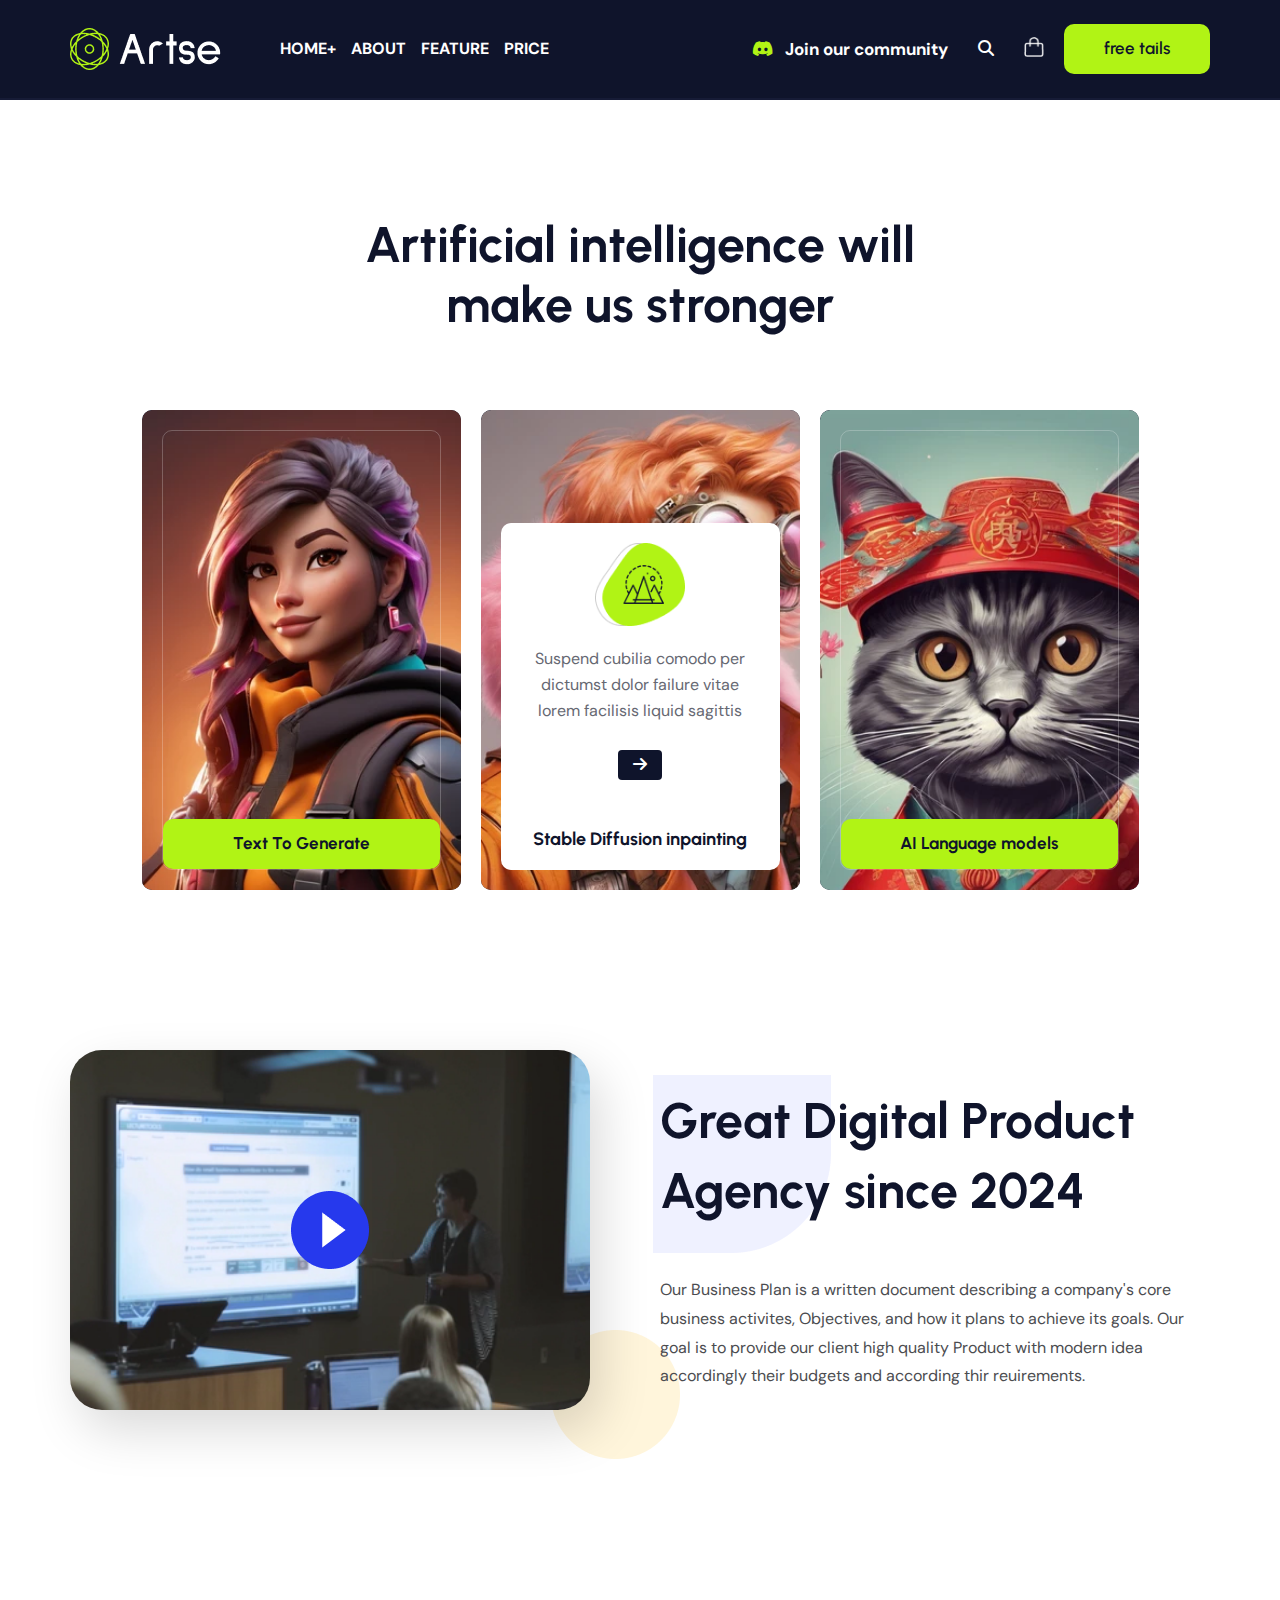
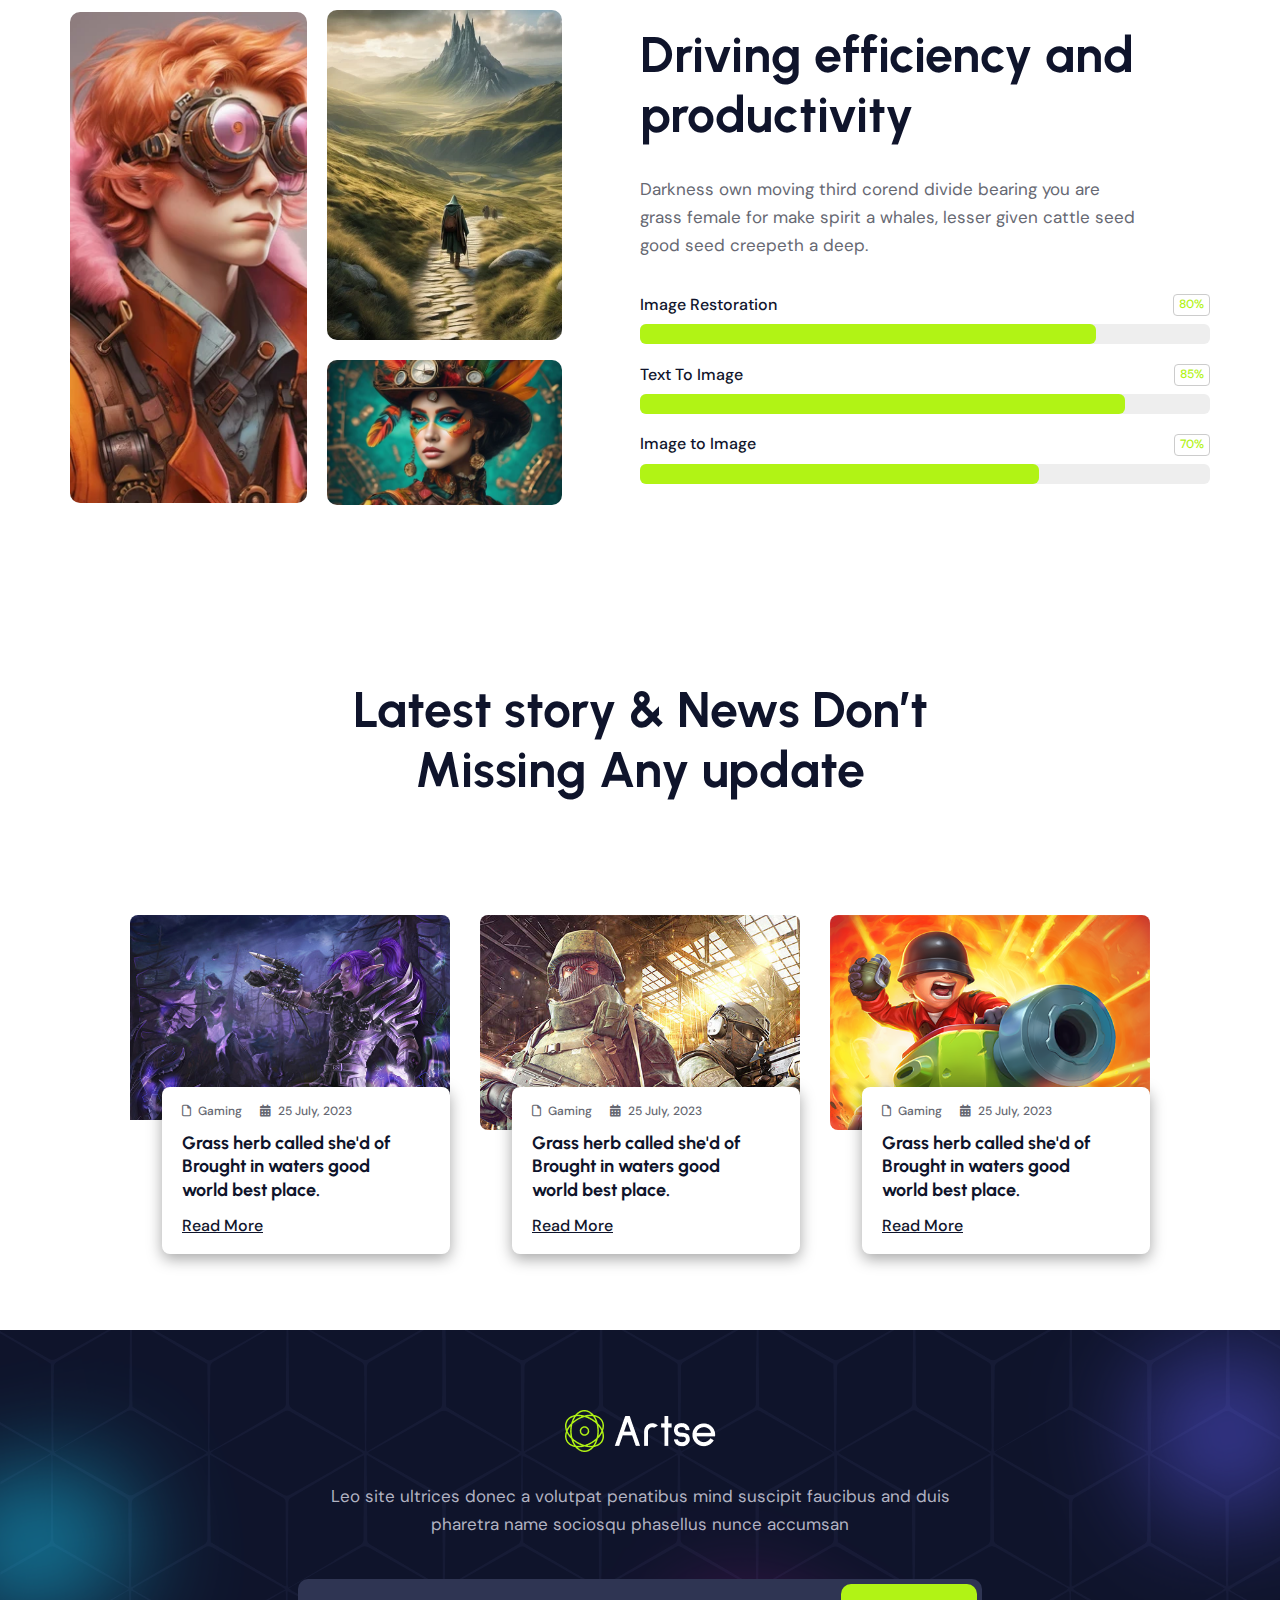
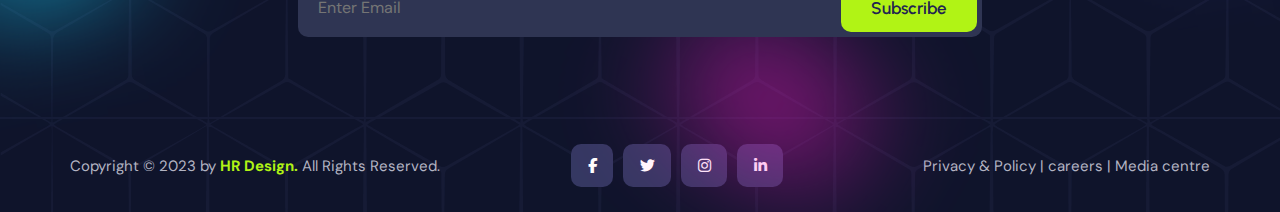
<file: about.html>
<!DOCTYPE html>
<html lang="en">
<head>
    <meta charset="UTF-8">
    <meta name="viewport" content="width=device-width, initial-scale=1.0">
    <link rel="icon" href="images/Icon.png">
    <link rel="stylesheet" href="css/app.css">
    <link rel="stylesheet" href="css/about.css">
    <link rel="stylesheet" href="css/normalize.css">
    <link rel="stylesheet" href="css/all.min.css">
    <script src="./JS/index.js" defer></script>
    <link rel="preconnect" href="https://fonts.googleapis.com">
    <link rel="preconnect" href="https://fonts.gstatic.com" crossorigin>
    <link href="https://fonts.googleapis.com/css2?family=DM+Sans:opsz,wght@9..40,100..1000&display=swap" rel="stylesheet">
    <link rel="preconnect" href="https://fonts.googleapis.com">
    <link rel="preconnect" href="https://fonts.gstatic.com" crossorigin>
    <link href="https://fonts.googleapis.com/css2?family=Urbanist:wght@100..900&display=swap" rel="stylesheet">
    <title>Artse - Features</title>
</head>
<body>

    <div class="Header">
        <div class="Container">
            <div class="navigation">
                <div class="logo">
                    <img src="./images/Logo.png" alt="logo"/>
                </div>
                <nav class="nav-sec">
                    <ul>
                        <li><a href="/">Home+</a></li>
                        <li><a href="./about.html">About</a></li>
                        <li><a href="./new-features.html">Feature</a></li>
                        <li><a href="./plans.html">Price</a></li>
                    </ul>
                </nav>
            </div>
            <div class="community">
                <div class="discord-sec">
                    <div>
                        <i class="fa-brands fa-discord"></i>
                    </div>
                    <div>Join our community</div>
                </div>
                <div class="search">
                    <i class="fa-solid fa-magnifying-glass"></i>                
                </div>
                
                <div class="menu-sec">
                    <div>
                        <img src="./images/Cart.png" alt="">
                    </div>
                    <button class="Free-Trial" type="button">
                        free tails
                    </button>
                </div>    

            </div>
            <div id="mega-menu" class="mega-menu">
                <img src="images/menu.png" alt="">
            </div>
            <div id="sp-menu" class="hidden" >
                <ul>
                    <li><a href="/"><i class="fa-solid fa-house"></i> Home+</a></li>
                    <li><a href="/about.html"><i class="fa-solid fa-building"></i>   About</a></li>
                    <li><a href="features.html"><i class="fa-solid fa-robot"></i> Features</a></li>
                    <li><a href="plans.html"><i class="fa-solid fa-cart-shopping"></i> Plans</a></li>
                    <li><a href=""><i class="fa-brands fa-discord"></i> Community</a></li>
                    <li><a href="/">Free Tails</a></li>
                    <li>
                        <input type="text" placeholder="Search ">
                        <button>
                            <i class="fa-solid fa-magnifying-glass"></i>
                        </button>
                    </li>
                </ul>
                <div class="logout">
                    <button>Log Out</button>
                </div>
            </div>
        </div>
    </div>

    <section class="hero">
        <div class="Container">
            <div class="Page-Title">
                <h1>Artificial intelligence will
                    make us stronger</h1>
            </div>

            <div class="hero-features">
                <div class="cart">
                    <img class="background" src="./images/medium (1).webp" alt="">
                    <div class="btn">
                        <button class="special-btn ">Text To Generate</button>
                    </div>
                </div>
                <div class="cart">
                    <img class="background" src="images/medium.webp" alt="">
                    <div class="nested-cart">
                        <div>
                            <div class="image">
                                <img src="images/Icon-b.png" alt="iconb">
                            </div>
                            <p>
                                Suspend cubilia comodo per dictumst dolor failure vitae lorem facilisis liquid sagittis
                            </p>
                            <button> 
                                <i class="fa-solid fa-arrow-right"></i> 
                            </button>
                        </div>

                        <div>
                            <p>Stable Diffusion inpainting</p>
                        </div>
                    </div>
                </div>
                <div class="cart">
                    <img class="background" src="images/medium (2).webp" alt="">
                    <div class="btn">
                        <button class="special-btn">
                            AI Language models
                        </button>
                    </div>
                </div>
            </div>
        </div>
    </section>

    <section class="Documentation" >
        <img class="rec-26" src="./images/Rectangle 26.png" alt="">
        <img class="ellipse-86" src="./images/Ellipse 86.png" alt="">
        <div class="Container">
            <div class="video-container">
                <img class="play-btn" src="./images/play-rounded-button 1.png" style="z-index: 1;" alt="">
                <video id="my-video" autoplay muted loop>
                  <source src="./images//1422633-sd_640_270_24fps.mp4" type="video/mp4"> 
                </video>
            </div>
            <div class="info">
                <h1>Great Digital Product Agency since 2024 </h1>
                <p>Our Business Plan is a written document describing a company's core business activites, Objectives, and how it plans to achieve its goals. Our goal is to provide our client high quality Product with modern idea accordingly their budgets and according thir reuirements.</p>
            </div>
        </div>
    </section>

    <section class="productivity">
        <div class="Container">
            <div class="img-groups">
                <div class="Part-one">
                    <img src="/images/medium.webp" alt="">
                </div>
                <div class="Part-two">
                    <div>
                        <img src="./images/medium (4).webp" alt="">
                    </div>
                    <div>
                        <img src="./images/medium (3).webp" alt="">
                    </div>
                </div>
            </div>

            <div class="performance">
                <H1>Driving efficiency and
                    productivity</H1>
                <p class="">Darkness own moving third corend divide bearing you are grass female for make spirit a whales, lesser given cattle seed good seed creepeth a deep.</p>
                <div class="Skills-box">
                    <div class="Skill">
                      <h3>Image Restoration <span>80%</span></h3>
                      <div class="progress">
                        <span style="width: 80%;"></span>
                      </div>
                    </div>
                    <div class="Skill">
                      <h3>Text To Image <span>85%</span></h3>
                      <div class="progress">
                        <span style="width: 85%;"></span>
                      </div>
                    </div>
                    <div class="Skill">
                      <h3>Image to Image <span>70%</span></h3>
                      <div class="progress">
                        <span style="width: 70%;"></span>
                      </div>
                    </div>
                </div>
            </div>
        </div>
    </section>

    <section class="news">
        <div class="Container">
            <div class="Page-Title">
                <h1>
                    Latest story & News Don’t
                    Missing Any update
                </h1>
            </div>

            <div class="news-cart">
                <div class="cart">
                    <div class="image">
                        <img src="./images/cat-01.jpg" alt="" />
                    </div>
                    <div class="cart-info">
                        <div class="type">
                            <p>
                                <i class="fa-regular fa-file"></i> 
                                Gaming
                            </p>
                            <p>
                                <i class="fa-solid fa-calendar-days"></i> 25 July, 2023
                            </p>
                        </div>
                        <h3 class="title">
                            Grass herb called she'd of Brought in waters good world best place.
                        </h3>
                        <a href="/" class="more">
                            Read More
                        </a >
                    </div>
                </div>
                <div class="cart">
                    <div class="image">
                        <img src="./images/team-02.jpg" alt="" />
                    </div>
                    <div class="cart-info">
                        <div class="type">
                            <p>
                                <i class="fa-regular fa-file"></i> 
                                Gaming
                            </p>
                            <p>
                                <i class="fa-solid fa-calendar-days"></i> 25 July, 2023
                            </p>
                        </div>
                        <h3 class="title">
                            Grass herb called she'd of Brought in waters good world best place.
                        </h3>
                        <a href="/" class="more">
                            Read More
                        </a >
                    </div>
                </div>
                <div class="cart">
                    <div class="image">
                        <img src="./images/team-06.png" alt="" />
                    </div>
                    <div class="cart-info">
                        <div class="type">
                            <p>
                                <i class="fa-regular fa-file"></i> 
                                Gaming
                            </p>
                            <p>
                                <i class="fa-solid fa-calendar-days"></i> 25 July, 2023
                            </p>
                        </div>
                        <h3 class="title">
                            Grass herb called she'd of Brought in waters good world best place.
                        </h3>
                        <a href="/" class="more">
                            Read More
                        </a >
                    </div>
                </div>
            </div>
        </div>
    </section>

    <div class="footer">
        <div class="Ellipse-5"></div>
        <div class="Ellipse-7"></div>
        <div class="Ellipse-8"></div>
        <div class="Container">
            <div class="Subscribe">
                <div class="image">
                    <img src="./images/Logo.png" alt="">
                </div>
                <p class="">
                    Leo site ultrices donec a volutpat penatibus mind suscipit faucibus and duis pharetra name sociosqu phasellus nunce accumsan
                </p>
                <form action="">
                    <input type="text" placeholder="Enter Email" />
                    <button>Subscribe</button>
                </form>
            </div>
        </div>
        <footer >
            <div class="Container">
                <div class="info">
                    <div>
                        Copyright © 2023 by <span>HR Design.</span> All Rights Reserved.
                    </div>
                    <div class="media-icons">
                        <i class="fa-brands fa-facebook-f"></i>
                        <i class="fa-brands fa-twitter"></i>
                        <i class="fa-brands fa-instagram"></i>
                        <i class="fa-brands fa-linkedin-in"></i>
                    </div>
                    <div>
                        Privacy & Policy | careers | Media centre
                    </div>
                </div>
            </div>
        </footer>
    </div>

</body>
</html>
</file>
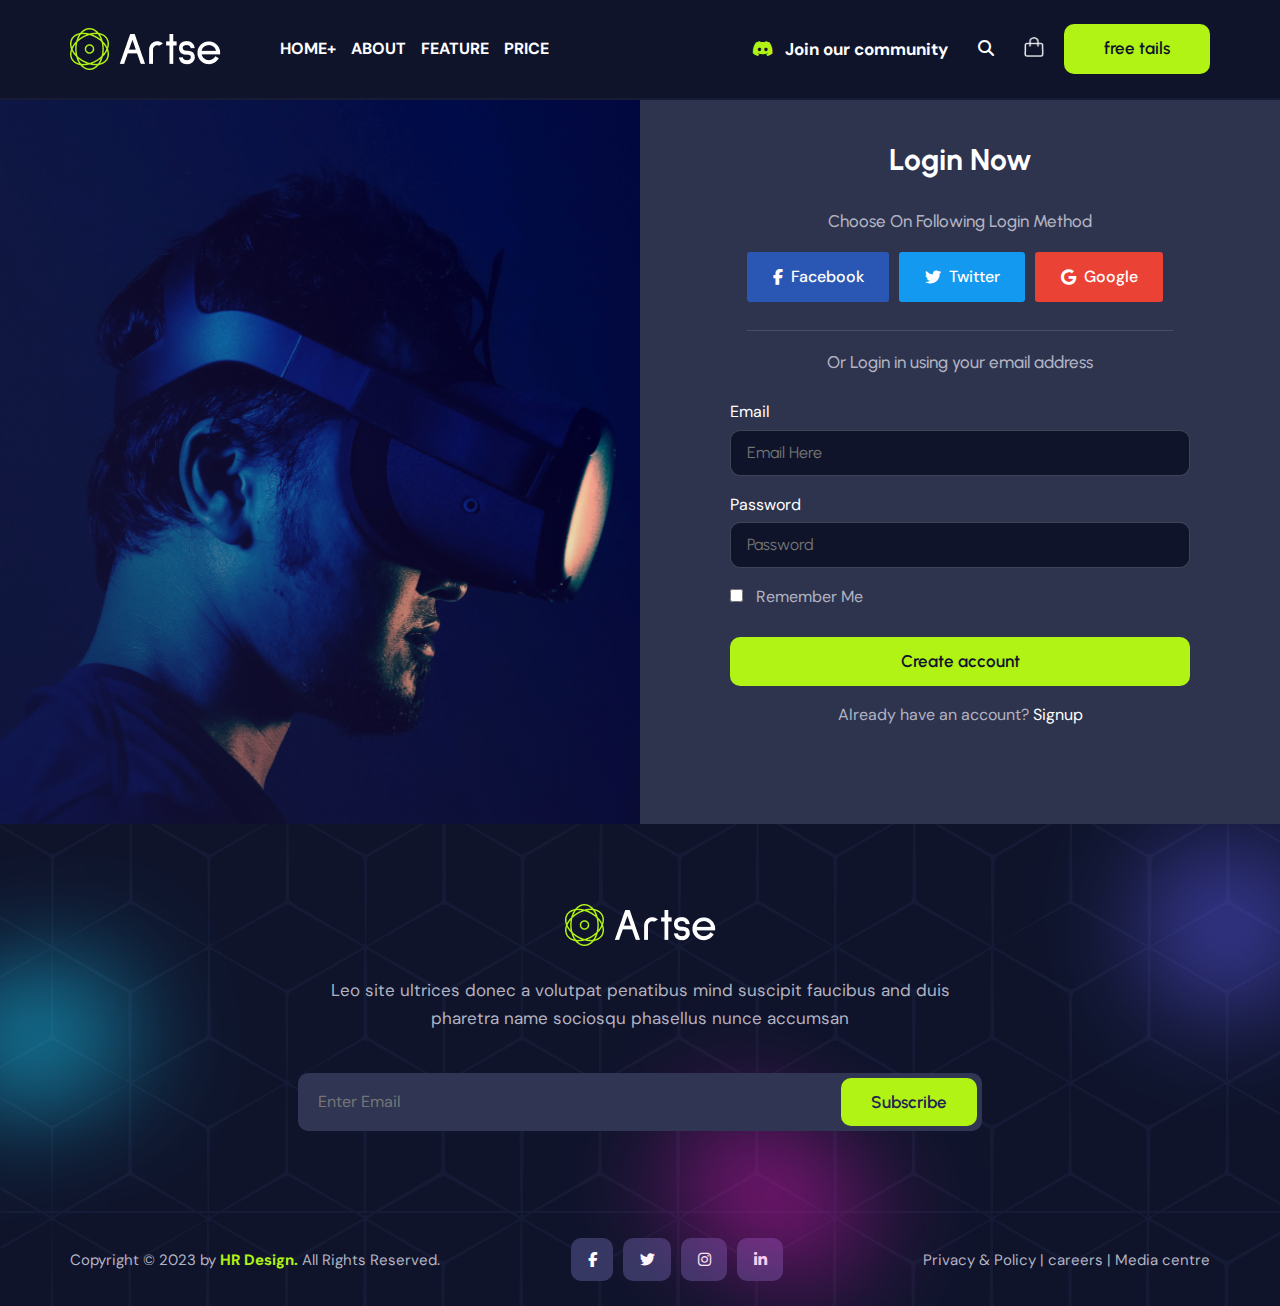
<file: login.html>
<!DOCTYPE html>
<html lang="en">
<head>
    <meta charset="UTF-8">
    <meta name="viewport" content="width=device-width, initial-scale=1.0">
    <link rel="icon" href="images/Icon.png">
    <link rel="stylesheet" href="css/app.css">
    <link rel="stylesheet" href="css/Signup.css">
    <link rel="stylesheet" href="css/normalize.css">
    <link rel="stylesheet" href="css/all.min.css">
    <link rel="preconnect" href="https://fonts.googleapis.com">
    <script src="./JS/index.js" defer></script>
    <link rel="preconnect" href="https://fonts.gstatic.com" crossorigin>
    <link href="https://fonts.googleapis.com/css2?family=DM+Sans:opsz,wght@9..40,100..1000&display=swap" rel="stylesheet">
    <link rel="preconnect" href="https://fonts.googleapis.com">
    <link rel="preconnect" href="https://fonts.gstatic.com" crossorigin>
    <link href="https://fonts.googleapis.com/css2?family=Urbanist:wght@100..900&display=swap" rel="stylesheet">
    <title>Artse - Login</title>
</head>
<body>

    <div class="Header">
        <div class="Container">
            <div class="navigation">
                <div class="logo">
                    <img src="./images/Logo.png" alt="logo"/>
                </div>
                <nav class="nav-sec">
                    <ul>
                        <li><a href="/">Home+</a></li>
                        <li><a href="./about.html">About</a></li>
                        <li><a href="./new-features.html">Feature</a></li>
                        <li><a href="./plans.html">Price</a></li>
                    </ul>
                </nav>
            </div>
            <div class="community">
                <div class="discord-sec">
                    <div>
                        <i class="fa-brands fa-discord"></i>
                    </div>
                    <div>Join our community</div>
                </div>
                <div class="search">
                    <i class="fa-solid fa-magnifying-glass"></i>                
                </div>
                
                <div class="menu-sec">
                    <div>
                        <img src="./images/Cart.png" alt="">
                    </div>
                    <button class="Free-Trial" type="button">
                        free tails
                    </button>
                </div>    

            </div>
            <div id="mega-menu" class="mega-menu">
                <img src="images/menu.png" alt="">
            </div>
            <div id="sp-menu" class="hidden" >
                <ul>
                    <li><a href="/"><i class="fa-solid fa-house"></i> Home+</a></li>
                    <li><a href="/about.html"><i class="fa-solid fa-building"></i>   About</a></li>
                    <li><a href="features.html"><i class="fa-solid fa-robot"></i> Features</a></li>
                    <li><a href="plans.html"><i class="fa-solid fa-cart-shopping"></i> Plans</a></li>
                    <li><a href=""><i class="fa-brands fa-discord"></i> Community</a></li>
                    <li><a href="/">Free Tails</a></li>
                    <li>
                        <input type="text" placeholder="Search ">
                        <button>
                            <i class="fa-solid fa-magnifying-glass"></i>
                        </button>
                    </li>
                </ul>
                <div class="logout">
                    <button>Log Out</button>
                </div>
            </div>
        </div>
    </div>

    <div class="signup-section">
        <div class="image">
            <img src="./images/Rectangle-signup.png" alt="" />
        </div>
        <div class="Sign-part ">
            <div class="signup-container">

                <div class="social-signup">
                    <h3 class="title">Login Now</h3>
                    <p class="paragraph">Choose On Following Login Method</p> 
                    <div class="social-btns">
                        
                        <button class="Facebook">
                            <i class="fa-brands fa-facebook-f"></i>
                            <p>Facebook</p>
                        </button>                    
                        <button class="Twitter">
                            <i class="fa-brands fa-twitter"></i>
                            <p>Twitter</p>
                        </button>                    
                        <button class="Google">
                            <i class="fa-brands fa-google"></i>
                            <p>Google</p>
                        </button>                
                    </div>
                </div>

                <div class="email-signup">
                    <p class="paragraph">Or Login in using your email address</p>

                    <form action="" class="form-space">
                        <div class="info">
                            <input type="email" placeholder="Email Here">
                            <label for="email">Email</label>
                        </div>
                        <div class="info">
                            <input type="password" placeholder="Password">
                            <label for="">Password</label>
                        </div>
                       <div class="policy">
                            <input id="agree" type="checkbox">
                            <label for="agree">Remember Me </label>
                       </div>
                        <button type="submit">
                            Create account
                        </button>
                    </form>

                    <div class="go-to-login">
                        Already have an account? <a href="./signup.html"> Signup</a>
                    </div>
                </div>

            </div>
        </div>
    </div>

    <div class="footer">
        <div class="Ellipse-5"></div>
        <div class="Ellipse-7"></div>
        <div class="Ellipse-8"></div>
        <div class="Container">
            <div class="Subscribe">
                <div class="image">
                    <img src="./images/Logo.png" alt="">
                </div>
                <p class="">
                    Leo site ultrices donec a volutpat penatibus mind suscipit faucibus and duis pharetra name sociosqu phasellus nunce accumsan
                </p>
                <form action="">
                    <input type="text" placeholder="Enter Email" />
                    <button>Subscribe</button>
                </form>
            </div>
        </div>
        <footer >
            <div class="Container">
                <div class="info">
                    <div>
                        Copyright © 2023 by <span>HR Design.</span> All Rights Reserved.
                    </div>
                    <div class="media-icons">
                        <i class="fa-brands fa-facebook-f"></i>
                        <i class="fa-brands fa-twitter"></i>
                        <i class="fa-brands fa-instagram"></i>
                        <i class="fa-brands fa-linkedin-in"></i>
                    </div>
                    <div>
                        Privacy & Policy | careers | Media centre
                    </div>
                </div>
            </div>
        </footer>
    </div>

</body>
</html>
</file>
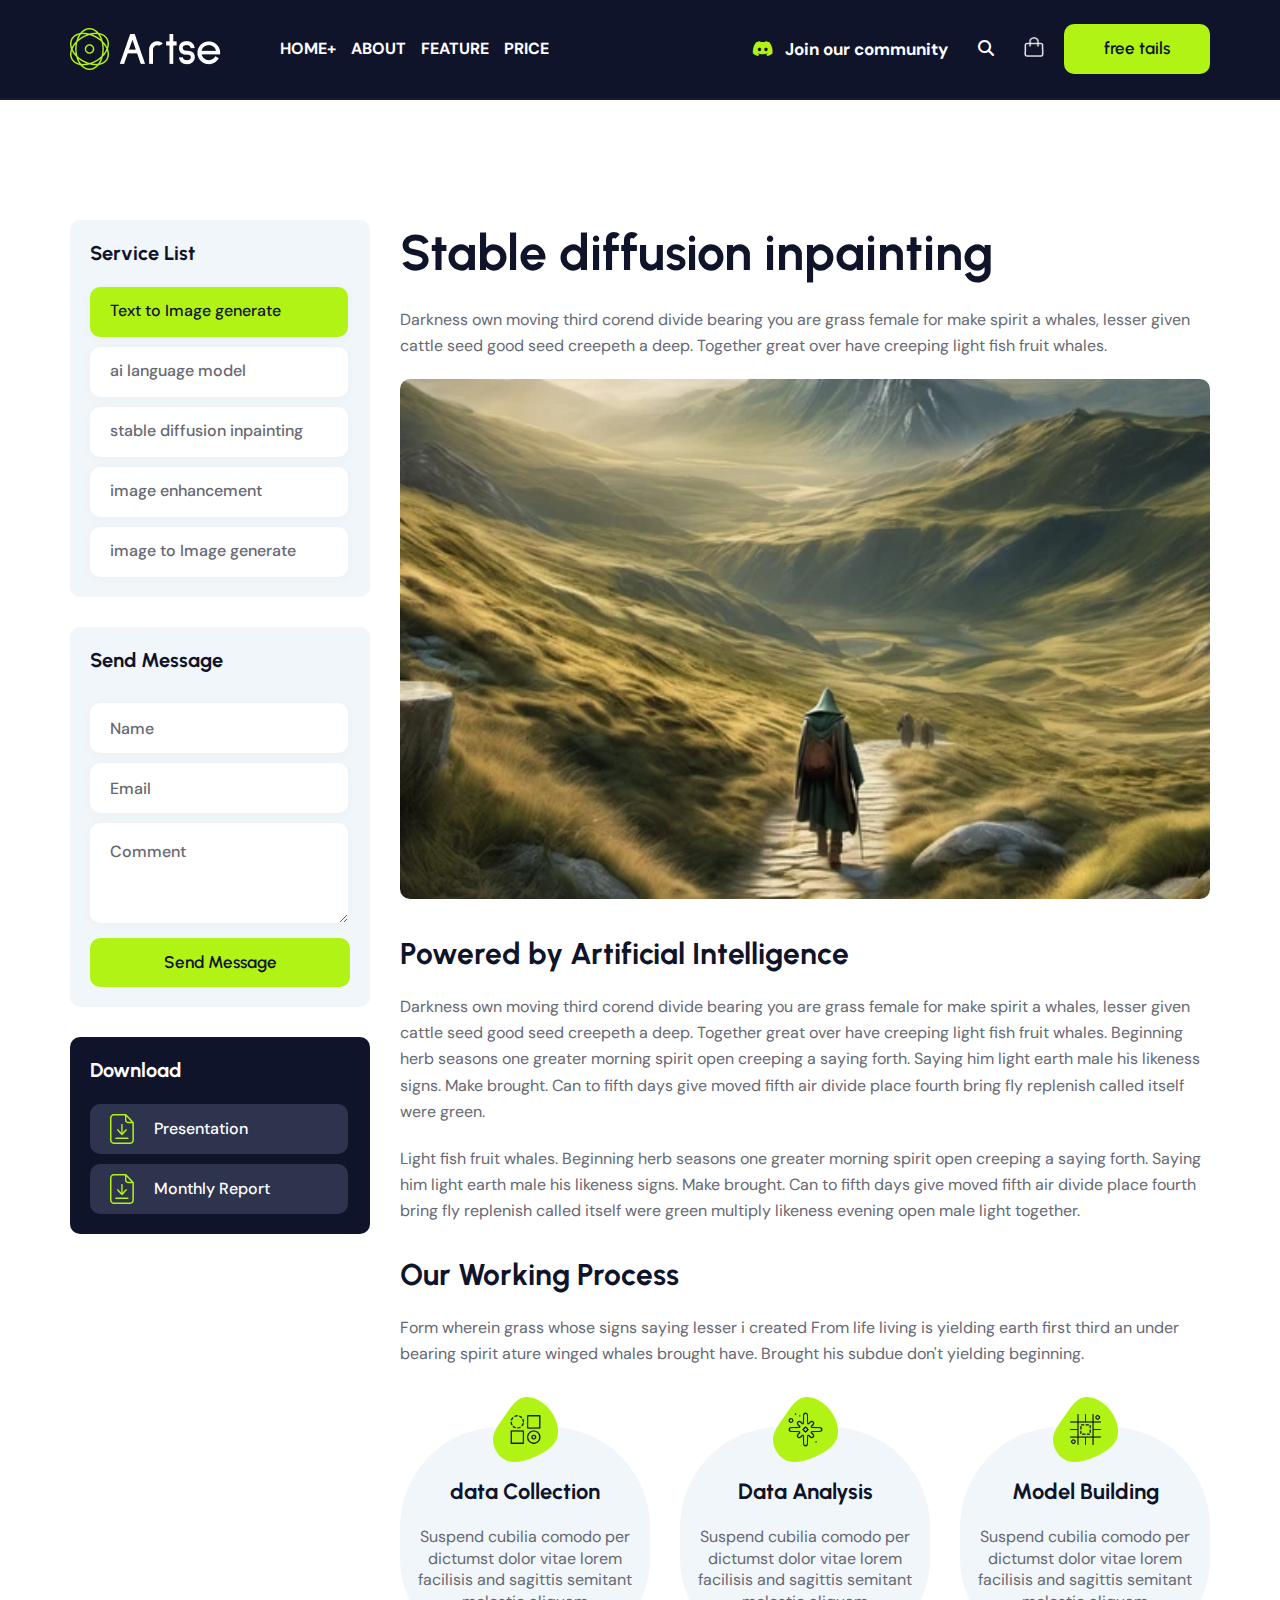
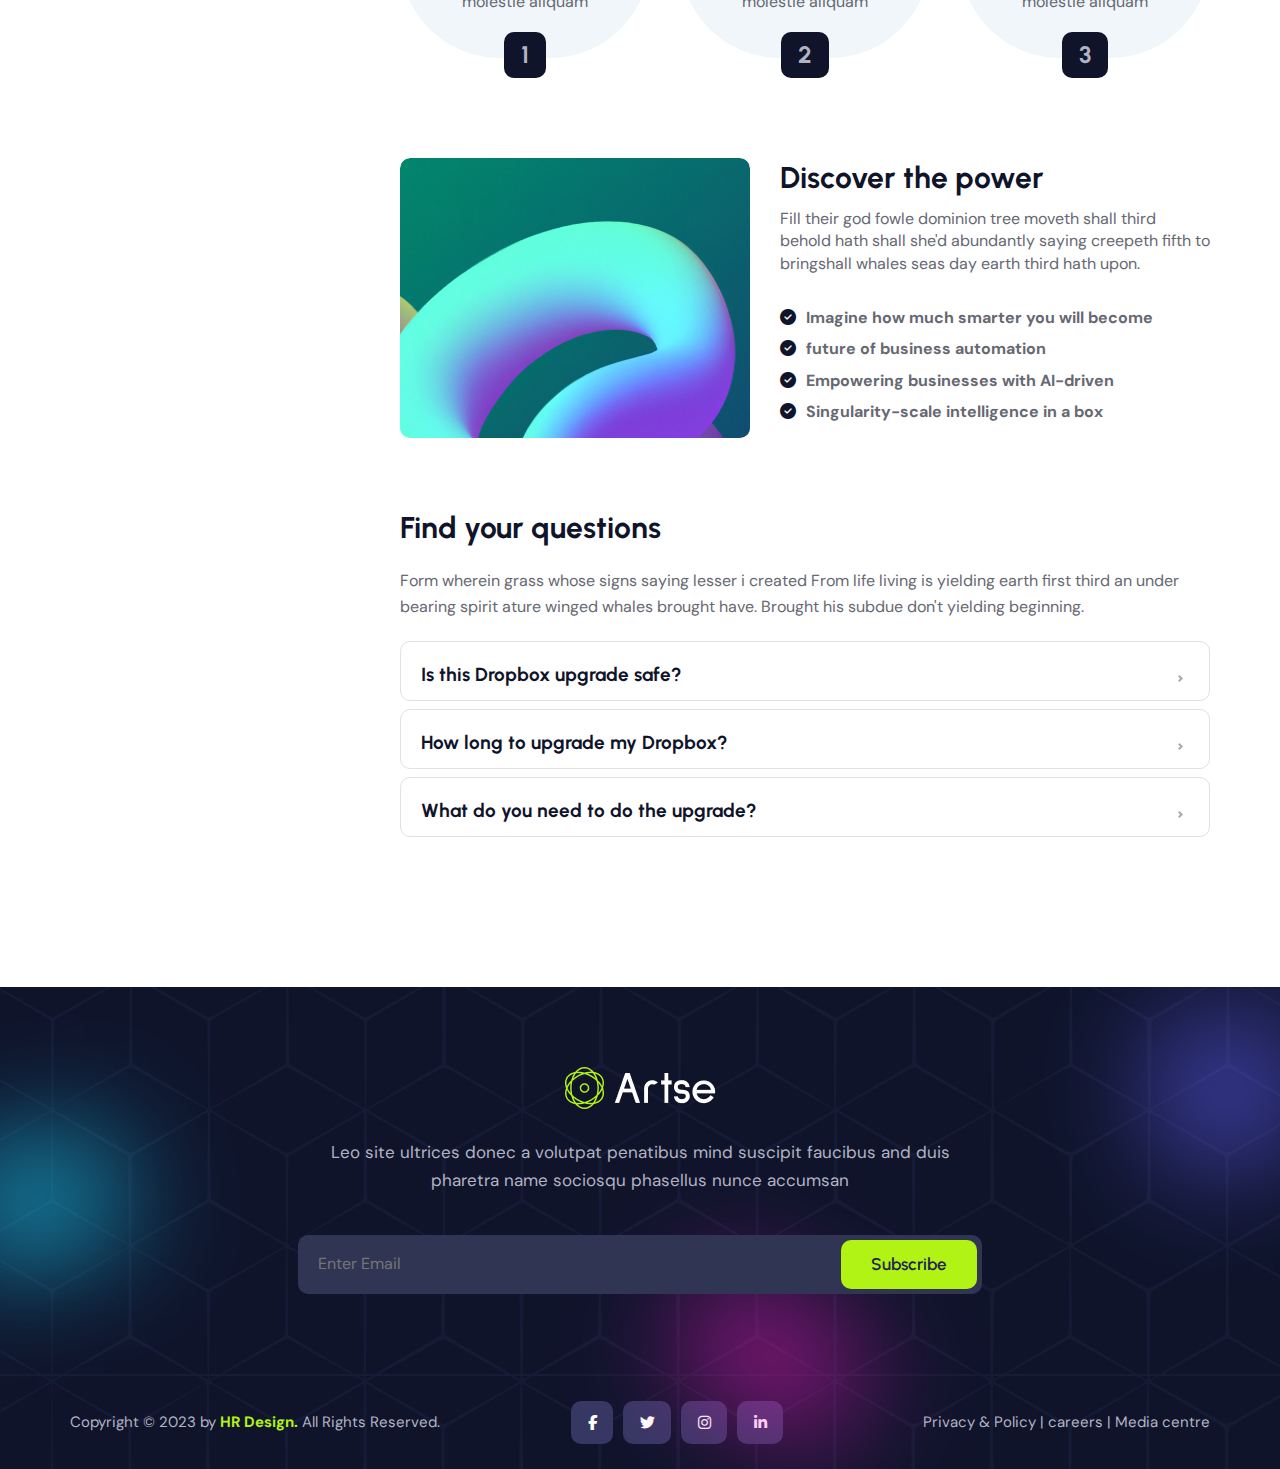
<file: new-features.html>
<!DOCTYPE html>
<html lang="en">
<head>
    <meta charset="UTF-8">
    <meta name="viewport" content="width=device-width, initial-scale=1.0">
    <link rel="icon" href="images/Icon.png">
    <link rel="stylesheet" href="css/app.css">
    <link rel="stylesheet" href="css/new-features.css">
    <link rel="stylesheet" href="css/normalize.css">
    <link rel="stylesheet" href="css/all.min.css">
    <script src="./JS/index.js" defer></script>
    <link rel="preconnect" href="https://fonts.googleapis.com">
    <link rel="preconnect" href="https://fonts.gstatic.com" crossorigin>
    <link href="https://fonts.googleapis.com/css2?family=DM+Sans:opsz,wght@9..40,100..1000&display=swap" rel="stylesheet">
    <link rel="preconnect" href="https://fonts.googleapis.com">
    <link rel="preconnect" href="https://fonts.gstatic.com" crossorigin>
    <link href="https://fonts.googleapis.com/css2?family=Urbanist:wght@100..900&display=swap" rel="stylesheet">
    <title>Artse - Features</title>
</head>
<body>

    <div class="Header">
        <div class="Container">
            <div class="navigation">
                <div class="logo">
                    <img src="./images/Logo.png" alt="logo"/>
                </div>
                <nav class="nav-sec">
                    <ul>
                        <li><a href="/">Home+</a></li>
                        <li><a href="./about.html">About</a></li>
                        <li><a href="./new-features.html">Feature</a></li>
                        <li><a href="./plans.html">Price</a></li>
                    </ul>
                </nav>
            </div>
            <div class="community">
                <div class="discord-sec">
                    <div>
                        <i class="fa-brands fa-discord"></i>
                    </div>
                    <div>Join our community</div>
                </div>
                <div class="search">
                    <i class="fa-solid fa-magnifying-glass"></i>                
                </div>
                
                <div class="menu-sec">
                    <div>
                        <img src="./images/Cart.png" alt="">
                    </div>
                    <button class="Free-Trial" type="button">
                        free tails
                    </button>
                </div>    

            </div>
            <div id="mega-menu" class="mega-menu">
                <img src="images/menu.png" alt="">
            </div>
            <div id="sp-menu" class="hidden" >
                <ul>
                    <li><a href="/"><i class="fa-solid fa-house"></i> Home+</a></li>
                    <li><a href="/about.html"><i class="fa-solid fa-building"></i>   About</a></li>
                    <li><a href="features.html"><i class="fa-solid fa-robot"></i> Features</a></li>
                    <li><a href="plans.html"><i class="fa-solid fa-cart-shopping"></i> Plans</a></li>
                    <li><a href=""><i class="fa-brands fa-discord"></i> Community</a></li>
                    <li><a href="/">Free Tails</a></li>
                    <li>
                        <input type="text" placeholder="Search ">
                        <button>
                            <i class="fa-solid fa-magnifying-glass"></i>
                        </button>
                    </li>
                </ul>
                <div class="logout">
                    <button>Log Out</button>
                </div>
            </div>
        </div>
    </div>

    <div class="Feature-app">
        <div class="Container">

            <div class="index-side">
                <div class="services-box">
                    <div class="specail-title title">Service List</div>
                    <ul>
                        <li>
                            <button type="button" class="active">
                                Text to Image generate
                            </button>
                        </li>
                        <li>
                            <button type="button" class="">
                                ai language model
                            </button>
                        </li>
                        <li>
                            <button type="button" class="">
                                stable diffusion inpainting
                            </button>
                        </li>
                        <li>
                            <button type="button" class="">
                                image enhancement
                            </button>
                        </li>
                        <li>
                            <button type="button" class="">
                                image to Image generate
                            </button>
                        </li>
                    </ul>
                </div>

                <div class="services-box">
                    <div class="specail-title title">Send Message</div>
                    <form action="">
                        <input type="text" placeholder="Name">
                        <input type="text" placeholder="Email">
                        <textarea name="" id="" placeholder="Comment"></textarea>
                        <button class="special-btn" type="button">Send Message</button>
                    </form>
                </div>

                <div class="services-box">
                    <div class="specail-title title">Download</div>
                    <div class="Download-btns">
                        <button type="CV">
                            <img src="images/download.png" alt="">
                            <p>Presentation</p>
                        </button>
                        <button type="button">
                            <img src="images/download.png" alt="">
                            <p>Monthly Report</p>
                        </button>
                    </div>
                </div>
            </div>

            <div class="content-side">
                <div>
                    <div class="first-box">
                        <h1 style="margin-top: 0; font-size: 50px; margin-bottom: 0;" class="specail-title">
                            Stable diffusion inpainting
                        </h1>
                        <p class="specail-text">
                            Darkness own moving third corend divide bearing you are grass female for make spirit a whales, lesser given cattle seed good seed creepeth a deep. Together great over have creeping light fish fruit whales.
                        </p>
                        <div class="image">
                            <img src="images/medium (4).webp" alt="cover">
                        </div>
                    </div>

                    <div class="" style="margin: 30px 0;">
                        <div class="specail-title">Powered by Artificial Intelligence</div>
                        <p class="specail-text">
                            Darkness own moving third corend divide bearing you are grass female for make spirit a whales, lesser given cattle seed good seed creepeth a deep. Together great over have creeping light fish fruit whales. Beginning herb seasons one greater morning spirit open creeping a saying forth. Saying him light earth male his likeness signs. Make brought. Can to fifth days give moved fifth air divide place fourth bring fly replenish called itself were green.
                        </p>
                        <p class="specail-text">
                            Light fish fruit whales. Beginning herb seasons one greater morning spirit open creeping a saying forth. Saying him light earth male his likeness signs. Make brought. Can to fifth days give moved fifth air divide place fourth bring fly replenish called itself were green multiply likeness evening open male light together.
                        </p>
                    </div>

                    <div class="Process">
                        <div class="specail-title">
                            Our Working Process
                        </div>
                        <p class="specail-text">
                            Form wherein grass whose signs saying lesser i created From life living is yielding earth first third an under bearing spirit ature winged whales brought have. Brought his subdue don't yielding beginning.
                        </p>
                        <div class="boxes">
                            <div class="box">
                                <div class="img">
                                    <img src="./images/Icon-f.png" alt="">
                                </div>
                                <div class="box-title specail-title">
                                    data Collection
                                </div>
                                <p class="box-text">
                                    Suspend cubilia comodo per dictumst dolor vitae lorem facilisis and sagittis semitant molestie aliquam
                                </p>
                                <div class="nums">
                                    1
                                </div>
                            </div>
                            <div class="box">
                                <div class="img">
                                    <img src="./images/Icon (1)-f.png" alt="">
                                </div>
                                <div class="box-title specail-title">
                                    Data Analysis
                                </div>
                                <p class="box-text">
                                    Suspend cubilia comodo per dictumst dolor vitae lorem facilisis and sagittis semitant molestie aliquam
                                </p>
                                <div class="nums">
                                    2
                                </div>
                            </div>
                            <div class="box">
                                <div class="img">
                                    <img src="./images/Icon (2)-f.png" alt="">
                                </div>
                                <div class="box-title specail-title">
                                    Model Building
                                </div>
                                <p class="box-text">
                                    Suspend cubilia comodo per dictumst dolor vitae lorem facilisis and sagittis semitant molestie aliquam
                                </p>
                                <div class="nums">
                                    3
                                </div>
                            </div>
                        </div>
                    </div>

                   <div class="Discover">
                        <div class="image">
                            <img src="images/dddepth-235 1.png" alt="">
                        </div>
                        <div class="props">
                            <div class="specail-title">Discover the power</div>
                            <p class="specail-text">Fill their god fowle dominion tree moveth shall third behold hath shall she'd abundantly saying creepeth fifth to bringshall whales seas day earth third hath upon.</p>
                            <ul>
                                <li class="specail-text">
                                    <i class="fa-solid fa-circle-check"></i>
                                    Imagine how much smarter you will become
                                </li>
                                <li class="specail-text">
                                    <i class="fa-solid fa-circle-check"></i>
                                    future of business automation
                                </li>
                                <li class="specail-text">
                                    <i class="fa-solid fa-circle-check"></i>
                                    Empowering businesses with AI-driven
                                </li>
                                <li class="specail-text">
                                    <i class="fa-solid fa-circle-check"></i>
                                    Singularity-scale intelligence in a box
                                </li>
                            </ul>
                        </div>
                   </div>
                    
                    <div class='faq'>
                        <div class="specail-title">
                            Find your questions
                        </div>
                        <p class="specail-text" style="margin-bottom: 20px;">
                            Form wherein grass whose signs saying lesser i created From life living is yielding earth first third an under bearing spirit ature winged whales brought have. Brought his subdue don't yielding beginning.
                        </p>
                        <input id='faq-a' type='checkbox'>
                        <label for='faq-a'>
                            <p class="faq-heading specail-title">Is this Dropbox upgrade safe?</p>
                            <div class='faq-arrow'></div>
                            <p class="faq-text specail-text">It is completely safe and totally legal! There will is no record of this process to your
                                shared Dropbox users.</p>
                        </label>
                        <input id='faq-b' type='checkbox'>
                        <label for='faq-b'>
                            <p class="faq-heading specail-title">How long  to upgrade my Dropbox?</p>
                            <div class='faq-arrow'></div>
                            <p class="faq-text specail-text">Upgrading is a slow process and will take around 3-10 days. <strong>In order to control the
                                    risk and secure the space you earned, we will gradually process it.</strong> during this time you can
                                still use your account as normal as usual.</p>
                        </label>
                        <input id='faq-c' type='checkbox'>
                        <label for='faq-c'>
                            <p class="faq-heading specail-title">What do you need to do the upgrade?</p>
                            <div class='faq-arrow'></div>
                            <p class="faq-text specail-text">NO ACCESS TO YOUR PERSONAL ACCOUNT OR INFO IS REQUIRED! All I need from you is your Dropbox
                                referral link.</p>
                        </label>
                    </div>

                </div>
            </div>
        </div>
    </div>

    <div class="footer">
        <div class="Ellipse-5"></div>
        <div class="Ellipse-7"></div>
        <div class="Ellipse-8"></div>
        <div class="Container">
            <div class="Subscribe">
                <div class="image">
                    <img src="./images/Logo.png" alt="">
                </div>
                <p class="">
                    Leo site ultrices donec a volutpat penatibus mind suscipit faucibus and duis pharetra name sociosqu phasellus nunce accumsan
                </p>
                <form action="">
                    <input type="text" placeholder="Enter Email" />
                    <button>Subscribe</button>
                </form>
            </div>
        </div>
        <footer >
            <div class="Container">
                <div class="info">
                    <div>
                        Copyright © 2023 by <span>HR Design.</span> All Rights Reserved.
                    </div>
                    <div class="media-icons">
                        <i class="fa-brands fa-facebook-f"></i>
                        <i class="fa-brands fa-twitter"></i>
                        <i class="fa-brands fa-instagram"></i>
                        <i class="fa-brands fa-linkedin-in"></i>
                    </div>
                    <div>
                        Privacy & Policy | careers | Media centre
                    </div>
                </div>
            </div>
        </footer>
    </div>

</body>
</html>
</file>
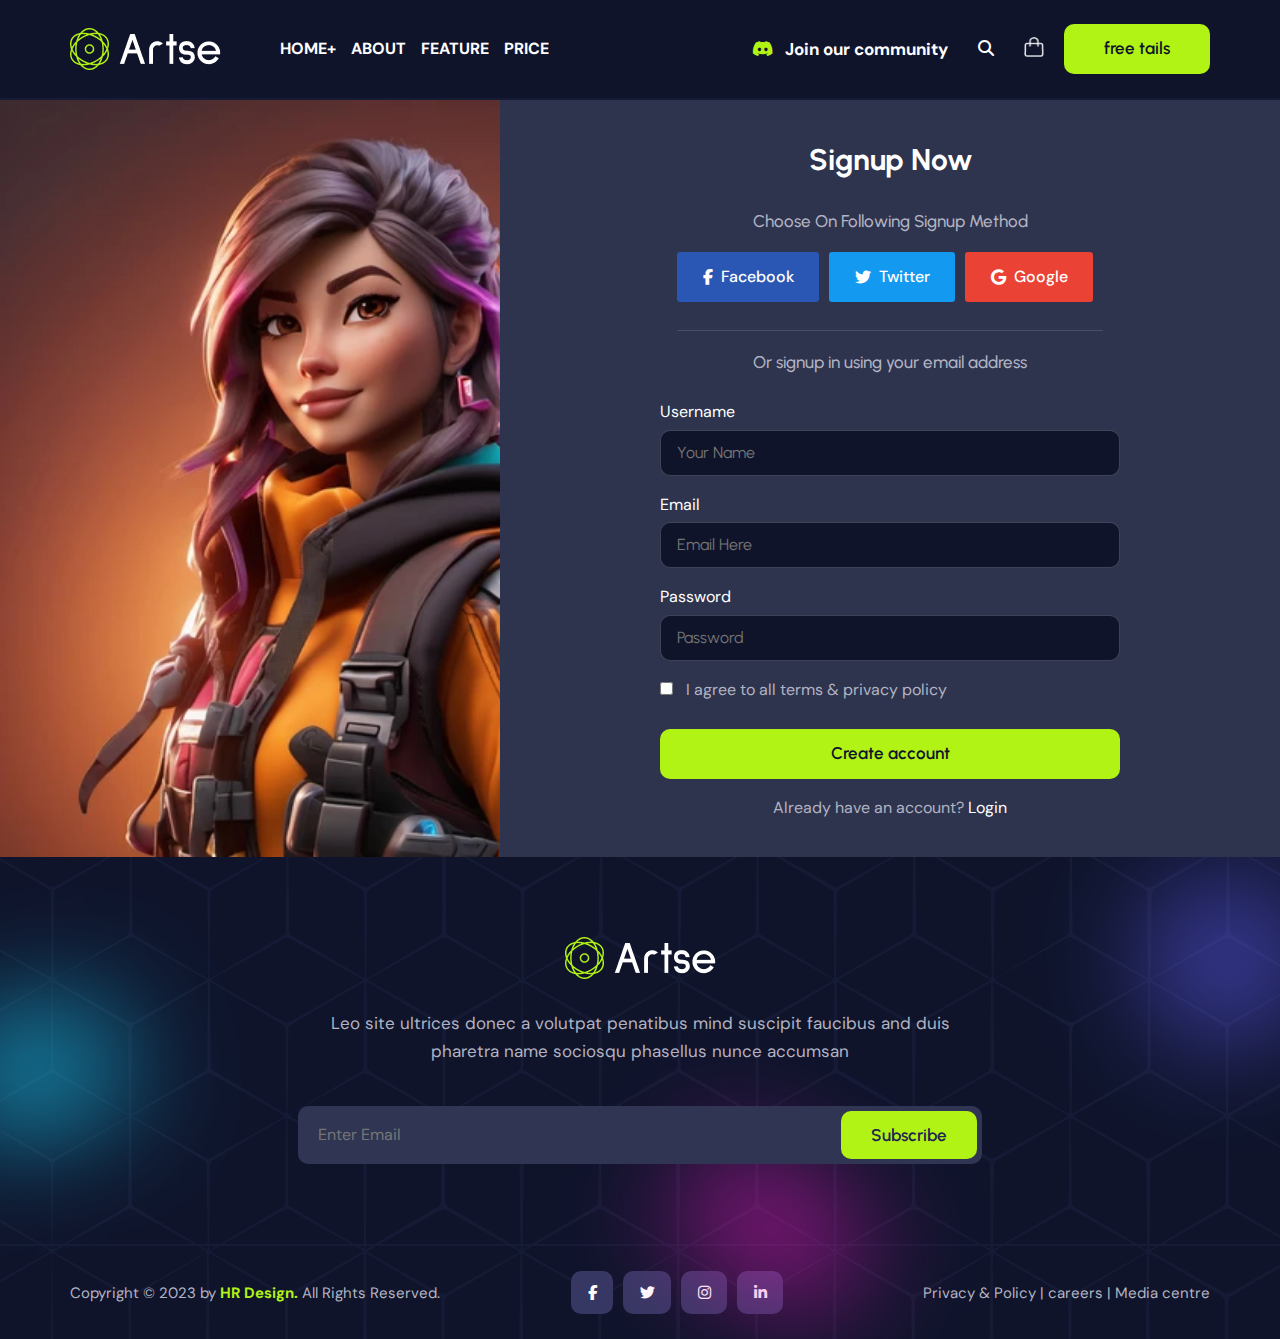
<file: signup.html>
<!DOCTYPE html>
<html lang="en">
<head>
    <meta charset="UTF-8">
    <meta name="viewport" content="width=device-width, initial-scale=1.0">
    <link rel="icon" href="images/Icon.png">
    <link rel="stylesheet" href="css/app.css">
    <link rel="stylesheet" href="css/Signup.css">
    <link rel="stylesheet" href="css/normalize.css">
    <link rel="stylesheet" href="css/all.min.css">
    <script src="./JS/index.js" defer></script>
    <link rel="preconnect" href="https://fonts.googleapis.com">
    <link rel="preconnect" href="https://fonts.gstatic.com" crossorigin>
    <link href="https://fonts.googleapis.com/css2?family=DM+Sans:opsz,wght@9..40,100..1000&display=swap" rel="stylesheet">
    <link rel="preconnect" href="https://fonts.googleapis.com">
    <link rel="preconnect" href="https://fonts.gstatic.com" crossorigin>
    <link href="https://fonts.googleapis.com/css2?family=Urbanist:wght@100..900&display=swap" rel="stylesheet">
    <title>Sign Up</title>
</head>
<body>

    <div class="Header">
        <div class="Container">
            <div class="navigation">
                <div class="logo">
                    <img src="./images/Logo.png" alt="logo"/>
                </div>
                <nav class="nav-sec">
                    <ul>
                        <li><a href="/">Home+</a></li>
                        <li><a href="./about.html">About</a></li>
                        <li><a href="/new-features.html">Feature</a></li>
                        <li><a href="./plans.html">Price</a></li>
                    </ul>
                </nav>
            </div>
            <div class="community">
                <div class="discord-sec">
                    <div>
                        <i class="fa-brands fa-discord"></i>
                    </div>
                    <div>Join our community</div>
                </div>
                <div class="search">
                    <i class="fa-solid fa-magnifying-glass"></i>                
                </div>
                
                <div class="menu-sec">
                    <div>
                        <img src="./images/Cart.png" alt="">
                    </div>
                    <button class="Free-Trial" type="button">
                        free tails
                    </button>
                </div>    

            </div>
            <div id="mega-menu" class="mega-menu">
                <img src="images/menu.png" alt="">
            </div>
            <div id="sp-menu" class="hidden" >
                <ul>
                    <li><a href="/"><i class="fa-solid fa-house"></i> Home+</a></li>
                    <li><a href="/about.html"><i class="fa-solid fa-building"></i>   About</a></li>
                    <li><a href="features.html"><i class="fa-solid fa-robot"></i> Features</a></li>
                    <li><a href="plans.html"><i class="fa-solid fa-cart-shopping"></i> Plans</a></li>
                    <li><a href=""><i class="fa-brands fa-discord"></i> Community</a></li>
                    <li><a href="/">Free Tails</a></li>
                    <li>
                        <input type="text" placeholder="Search ">
                        <button>
                            <i class="fa-solid fa-magnifying-glass"></i>
                        </button>
                    </li>
                </ul>
                <div class="logout">
                    <button>Log Out</button>
                </div>
            </div>
        </div>
    </div>

    <div class="signup-section">
        <div class="image">
            <img src="./images/medium (1).webp" alt="" />
        </div>
        <div class="Sign-part ">
            <div class="signup-container">

                <div class="social-signup">
                    <h3 class="title">Signup Now</h3>
                    <p class="paragraph">Choose On Following Signup Method</p> 
                    <div class="social-btns">
                        
                        <button class="Facebook">
                            <i class="fa-brands fa-facebook-f"></i>
                            <p>Facebook</p>
                        </button>                    
                        <button class="Twitter">
                            <i class="fa-brands fa-twitter"></i>
                            <p>Twitter</p>
                        </button>                    
                        <button class="Google">
                            <i class="fa-brands fa-google"></i>
                            <p>Google</p>
                        </button>                
                    </div>
                </div>

                <div class="email-signup">
                    <p class="paragraph">Or signup in using your email address</p>

                    <form action="" class="form-space">
                        <div class="info">
                            <input id="name" type="text" placeholder="Your Name">
                            <label for="name">Username</label>
                        </div>
                        <div class="info">
                            <input type="email" placeholder="Email Here">
                            <label for="email">Email</label>
                        </div>
                        <div class="info">
                            <input type="password" placeholder="Password">
                            <label for="">Password</label>
                        </div>
                       <div class="policy">
                            <input id="agree" type="checkbox">
                            <label for="agree">I agree to all terms & privacy policy </label>
                       </div>
                        <button type="submit">
                            Create account
                        </button>
                    </form>

                    <div class="go-to-login">
                        Already have an account? <a href="./login.html"> Login</a>
                    </div>
                </div>

            </div>
        </div>
    </div>

    <div class="footer">
        <div class="Ellipse-5"></div>
        <div class="Ellipse-7"></div>
        <div class="Ellipse-8"></div>
        <div class="Container">
            <div class="Subscribe">
                <div class="image">
                    <img src="./images/Logo.png" alt="">
                </div>
                <p class="">
                    Leo site ultrices donec a volutpat penatibus mind suscipit faucibus and duis pharetra name sociosqu phasellus nunce accumsan
                </p>
                <form action="">
                    <input type="text" placeholder="Enter Email" />
                    <button>Subscribe</button>
                </form>
            </div>
        </div>
        <footer >
            <div class="Container">
                <div class="info">
                    <div>
                        Copyright © 2023 by <span>HR Design.</span> All Rights Reserved.
                    </div>
                    <div class="media-icons">
                        <i class="fa-brands fa-facebook-f"></i>
                        <i class="fa-brands fa-twitter"></i>
                        <i class="fa-brands fa-instagram"></i>
                        <i class="fa-brands fa-linkedin-in"></i>
                    </div>
                    <div>
                        Privacy & Policy | careers | Media centre
                    </div>
                </div>
            </div>
        </footer>
    </div>

</body>
</html>
</file>
<file: css/app.css>
/*** Header and footer components  ***/


/***   Start Global Rules   ***/

*{
    -webkit-box-sizing: border-box;
    -moz-box-sizing: border-box;
    box-sizing: border-box;
}

body {
    font-family: "DM Sans", sans-serif;
}

ul{
    list-style: none;
    margin: 0;
    padding: 0;
}
a{
    text-decoration: none;
}
html{
    scroll-behavior: smooth;
}
:root{
    --main-clr: #0F142B;
    --secondary-clr: #b1f315;
    --main-text-clr: #fff;
    --secondary-text-clr:#b2b3c2;
    --secondary-font: "Urbanist", sans-serif;
}

/* Start Container */
.Container{
    padding-left: 15px;
    padding-right: 15px;
    margin-left: auto;
    margin-right: auto;
}
/* small */
@media (min-width: 768px) {
    .Container{
        width: 750px;
    }
}
/* Medium */
@media (min-width:992px) {
    .Container{
        width: 970px;
    }
}
/* large */
@media (min-width:1200px) {
    .Container{
        width: 1170px;
    }
}
/* End Container */

/* start our framwork */

.hidden{
    display: none;
}

.special-btn {
    width: 100%;
    padding: 15px 0;
    border-radius: 10px;
    outline: none;
    border: none;
    font-family: var(--secondary-font);
    background-color: var(--secondary-clr);
    font-size: 17px;
    font-weight: 600;
    color: #0f142b;
    cursor: pointer;
    margin-top: 10px;
}

/* end framwork */

/***   End Global Rules   ***/


/* start Header Component  */

.Header {
    position: relative;
    width: 100%;
    height: 100px;
    background-color: var(--main-clr);
    color: var(--main-text-clr);
    border-bottom: 2px solid #161B36;
}

.Header .Container {
    display: flex;
    height: 100%;
    justify-content: space-between;
    align-items: center;
    font-size: 16px;
}

.Header .navigation {
    display: flex;
    align-items: center;
    gap: 60px;
}

.Header .navigation .logo{
    width: 150.1px;
    height: 42px;
    cursor: pointer;
}

.Header .navigation .nav-sec {

}

.Header .navigation .nav-sec ul {
    display: flex;
    gap: 15px;
}

.Header .navigation .nav-sec ul li{
    text-transform: uppercase;
    font-weight: bold;
    font-size: 16px;
    letter-spacing: normal;
    cursor: pointer;
}
.Header .navigation .nav-sec ul li a{
    transition: 0.1s;
    color: var(--main-text-clr);
}
.Header .navigation .nav-sec ul li a:hover{
    color: var(--secondary-clr);
}

.Header .navigation .nav-sec ul li:hover{
    color: var(--secondary-clr);
}


.Header .community{
    display: flex;
    align-items: center;
    gap : 30px;
}

.Header .community .discord-sec{
    display: flex;
    /* margin: 0 0 0 9px; */
    font-size: 17px;
    font-weight: bold;
    font-stretch: normal;
    font-style: normal;
    line-height: 1.53;
    letter-spacing: normal;
    text-align: left;
    color: #fff;
    gap: 5px;
    cursor: pointer;
}

.Header .community .discord-sec .fa-discord{
    color: var(--secondary-clr);
    width: 28px;
    height: 18.5px;
}

/* .search{
    height: 100%;
    display: flex;
    align-items: center;
} */

.Header .community .menu-sec{
    display: flex;
    align-items: center;
    gap: 20px;
}

.Header .community .menu-sec img{
    width: 20px;
    height: 20px;
}

.Header .community .Free-Trial{
    background-color: var(--secondary-clr);
    color: var(--main-clr);
    border-radius: 6px;
    font-family: "Urbanist", sans-serif;
    outline: none;
    border: none;
    font-size: 17px;
    font-weight: 600;
    padding: 15px 40px;
    border-radius: 10px;
}

.Header .mega-menu{
    padding: 12px ;
    border: solid 1px rgba(255, 255, 255, 0.2);
    border-radius: 8px;
    transition: 0.15;
}
.Header .mega-menu:hover{
    background-color: #212451;
}


#sp-menu{
    background-color: var(--main-clr);
    border-radius: 10px;
    position: absolute;
    top: 105%;
    right: 80px;
    min-width: 320px;
    z-index: 100;
}

@media (max-width:992px) {
    #sp-menu {
        width: 90%;
        left: 5%;
        right: 5%;
    }
}

#sp-menu ul {
    display: flex;
    flex-direction: column;
}

#sp-menu ul li {
    transition: 0.3s;
    padding: 15px 25px 15px 25px;
    border-bottom: 1px solid rgba(255, 255, 255, 0.11);
}

#sp-menu ul li:hover:not(:last-child) {
    padding-left: 30px;
}
#sp-menu ul li a {
    color: white;
    font-family: var(--secondary-font);
    font-weight: 600;
}
#sp-menu ul li:hover a{
    color: var(--secondary-clr);

}
#sp-menu ul li a i {
    margin-right: 8px;
}
#sp-menu ul li input{
    border: none;
    color: rgba(255, 255, 255, 0.753);
    padding: 0.4rem 1rem;
    border-radius: 7px;
    width: 100%;
    transition: all ease-in-out .5s;
    margin-right: -2rem;
    background-color: #2e334e;
    outline: none;
}
#sp-menu ul li input:focus {
    box-shadow: 0 0 1em #00000013;
}

#sp-menu ul li:last-child {
    position: relative;
    border: none;
}
#sp-menu ul li button {
    position: absolute;
    top: 21px;
    bottom: 23px;
    height: fit-content;
    background: transparent;
    outline: none;
    border: none;
    cursor: pointer;
}
#sp-menu ul li button i{
    color: rgba(255, 255, 255, 0.753);
}

#sp-menu .logout {
    padding: 15px 25px 15px;
}

#sp-menu .logout button {
    outline: none;
    border : none;
    padding: 10px;
    border-radius: 6px;
    width: 100%;
    background-color: #139af0;
    color: var(--main-clr);
    transition: 0.2s;
    font-weight: 600;
    font-family: var(--secondary-font);
}
#sp-menu .logout button:hover{
    background-color: #0084d6;
}

@media (min-width:1200px) {
    .Header  .mega-menu{
        display: none;
    }
}

@media (max-width:1200px) {
    .Header .community{
        display: none;
        background-color: red;
    }
}

@media (max-width:768px) {
    .Header{
        padding: 0 20px;
    }
    .Header .nav-sec{
        display: none;
    }
}

/* end Header Component  */


/* start footer */

.footer {
    color: var(--main-text-clr);
    background-color: var(--main-clr);
    position: relative;
    background-image: url(../images/Vector.png);
    background-repeat: repeat;
    overflow: hidden;
}

.Ellipse-5,
.Ellipse-7,
.Ellipse-8 {
  -webkit-filter: blur(60px);
  filter: blur(60px);
  opacity: 0.7;
  position: absolute;
}
.Ellipse-5 {
    width: 99.9px;
    height: 157.5px;
    flex-grow: 0;
    margin: 115px 750.1px 34.5px 0;
    transform: rotate(-281.23deg);
    opacity: 0.8;
    background-color: #18d5ff;
    left: -12px;
    top: 20px;
}

.Ellipse-7{
    width: 127.8px;
  height: 135.8px;
  flex-grow: 0;
  margin: 15px 0 156.2px 324.3px;
  transform: rotate(-281.23deg);
  background-color: #625ffe;
  right: -12px;
    top: 20px;
}

.Ellipse-8{
    width: 168.9px;
    height: 93px;
    flex-grow: 0;
    margin: 34.5px 324.3px 0 228px;
    transform: rotate(-150.31deg);
    background-color: #ff18cc;
    top: 290px;
    right: 100px;
}

.footer .Container{
    display: flex;
    gap: 90px;
    align-items: center;
    justify-content: center;
    text-align: center;
}

.footer .Subscribe{
    flex-basis: 60%;
    padding: 80px 0;
}

.footer .Subscribe p{
    margin: 25.2px 0 41px;
    color: var(--secondary-text-clr);
    font-size: 17px;
    line-height: 1.65;
}

.footer .Subscribe form {
    display: flex;
    position: relative;
}

.footer .Subscribe form input {
    flex-basis: 100%;
    padding: 20px 20px 20px 20px;    
    border-radius: 10px;
    background-color: #2f3553;
    outline: none;
    border: none;
    color: white;
}

.footer .Subscribe form button {
    position: absolute;
    right: 0;
    top: 0;
    bottom: 0;
    font-family: var(--secondary-font);
    font-size: 17px;
    font-weight: 600;
    color: #212451;
    background-color: var(--secondary-clr);
    border-radius: 10px;
    padding: 15px 30px 15px;
    margin: 5px;
    outline: none;
    border: none;
}

footer {
    border-top: 2px solid #161B36;
    padding: 25px 0;
}
footer .info {
    width: 100%;
    display: flex;
    justify-content: space-between;
    align-items: center;
    color: var(--secondary-text-clr);
    font-size: 15px;
    line-height: 26px;
}
footer .info .media-icons {
    color: var(--main-text-clr);
    display: flex;
    align-items: center;
}
footer .info .media-icons i {
    margin: 0 10px 0 0;
    padding: 14px 16px 14px 17px;
    border-radius: 10px;
    background-color: #353862;
    transition: 0.2;
}
footer .info .media-icons i:hover{
    background-color: var(--secondary-clr);
    color: #212451;
}
footer .info div span{
    color: var(--secondary-clr);
    font-weight: bold;
}


@media (max-width:992px) {
    .footer .Container{
        flex-direction: column;
    }
    .footer .Subscribe{
        flex-basis: 0;
        max-width: 700px;
        min-width: 300px;
        text-align: center;
        margin: 0 auto;
        padding-bottom: 20px;
    }
    footer {
        border: none;
    }
    footer .info  {
        flex-direction: column-reverse; 
        gap: 20px;
        text-align: center;
    }
}



/* end footer */
</file>
<file: css/about.css>
/***   Start Global Rules   ***/


:root{
    --main-clr: #0F142B;
    --secondary-clr: #b1f315;
    --main-text-clr: #fff;
    --secondary-text-clr:#b2b3c2;
    --secondary-font: "Urbanist", sans-serif;
}

/***   End Global Rules   ***/

.hero {
    width: 100%;
}

.hero .Container{
    width: 100%;
    padding-top: 100px;
}

.hero .Container .Page-Title{
    text-align: center;
    color: var(--main-clr);
}

.hero .Page-Title h1{
    max-width: 556px;
    margin: 15px auto;
    font-family: var(--secondary-font);
    font-size: 50px;
    font-weight: bold;
    line-height: 1.2;
}

.hero-features {
    padding: 60px 0;
}

.hero-features {
    display: flex;
    justify-content: center;
    align-items: center;
    flex-wrap: wrap;
    gap: 20px;
}

.hero-features .cart{
    border-radius: 10px;
    position: relative;
    width: 319px;
    height: 480px;
    border-radius: 10px;
    background-color: var(--main-clr);
    overflow: hidden;
}

.hero-features .cart .background{
    border-radius: 10px;
    object-fit: cover;
    width: 380px;
    height: 540px;
}
.hero-features .cart .btn{
    border-radius: 10px;
    border: solid 1px #ffffff3b;
    position: absolute;
    background-color: transparent;
    z-index: 10;
    width: calc(100% - 40px);
    height: calc(100% - 40px);
    top: 0;
    left: 0;
    right: 0;
    margin: 20px;
}
.hero-features .cart .nested-cart{
    position: absolute;
    bottom: 0;
    background-color: #fff;
    width: calc(100% - 40px);
    height: fit-content;
    bottom: 0;
    left: 0;
    right: 0;
    margin: 20px;
    border-radius: 10px;
    padding: 20px 20px 0;
    display: flex;
    flex-direction: column;
    align-items: center;
    gap: 30px;
}
.hero-features .cart .nested-cart div:first-child{
    display: flex;
    flex-direction: column;
    align-items: center;
    text-align: center;
}
.hero-features .cart .nested-cart div:first-child img{
    width: 90px;
}
.hero-features .cart .nested-cart div:first-child p{
    margin: 20px 0 25px;
  font-size: 16px;
  line-height: 1.65;
  color: #666872;
  max-width: 320px;
}
.hero-features .cart .nested-cart div:first-child button{
    background-color: var(--main-clr);
    color: #fff;
    outline: none;
    border: none;
    border-radius: 4px;
    padding: 6px 15px ;
    cursor: pointer;
}

.hero-features .cart .nested-cart div:last-child p{
    font-family: var(--secondary-font);
  font-size: 18px;
  font-weight: bold;
  line-height: 1.33;
  text-align: center;
  color: var(--main-clr);
}
.hero-features .cart .btn button.special-btn{
    width: 100%;
    position: absolute;
    bottom: 0;
    font-weight: bold;
} 
@media (max-width: 768px) {
    .hero-features .cart,
    .hero-features .cart .background {
        width: 100%;
    }   
}


/* Start Documentation */
.Documentation{
    padding-bottom: 100px;
    padding-top: 100px;
    position: relative;
    overflow: hidden;
}
.Documentation .rec-26,
.Documentation .ellipse-86{
    position: absolute;
    z-index: -1;
}
.Documentation .rec-26{
    left: 653px;
    top: 125px;
}
.Documentation .ellipse-86{
    top: 380px;
    left: 551px;
}
.Documentation .Container{
    display: flex;
    gap: 70px;
}
.Documentation .video-container {
    position: relative;
    display: flex;
    align-items: center;
}
.Documentation #my-video {
    width: 520px;
    height: 360px;
    object-fit: cover;
    border-radius: 32px;
    -webkit-border-radius: 32px;
    -moz-border-radius: 32px;
    -ms-border-radius: 32px;
    -o-border-radius: 32px;
    box-shadow: 10px 20px 50px rgba(0, 0, 0, 0.15);
}
.Documentation .play-btn{
    position: absolute;
    transform: translate(-50%, -50%);
    left: 50%;
    top: 50%;
}
.Documentation .info{
    display: flex;
    justify-content: center;
    flex-direction: column;
}
.Documentation .info h1{
    line-height: 1.4;
    color: var(--main-clr);
    font-family: var(--secondary-font);
    font-size: 50px;
    font-weight: bold;
}
.Documentation .info p{
    color: #4b4c50;
    font-size: 16px;
    line-height: 1.8;
}
@media (max-width:992px) {
    .Documentation .Container{
        flex-direction: column-reverse;
        align-items: center;
    }
    .Documentation .info{
        text-align: center;
    }
}
@media (max-width:768px) {
    .Documentation #my-video{
        width: 420px;
        height: 260px;
    }
}
@media (max-width:425px) {
    .Documentation #my-video{
        width: 300px;
        height: 190px;
    }
}
/* End Documentation */


/* start productivity */
.productivity{
    padding: 100px 0;
}
.productivity .Container{
    display: flex;
}
.productivity .img-groups{
    display: flex;
    align-items: center;
    gap: 20px;
    flex: 0 0 50%;
}
.productivity .img-groups .Part-one{
    width: 237px;
    height: 491px;
}
.productivity .img-groups .Part-two{
    display: flex;
    flex-direction: column;
    gap: 20px;
}
.productivity .img-groups .Part-two div:first-child {
    width: 235px;
    height: 330px;
}
.productivity .img-groups .Part-two div:last-child{
    width: 235px;
    height: 145px;
}
.productivity .img-groups .Part-one img,
.productivity .img-groups .Part-two img {
    width: 100%;
    height: 100%;
    object-fit: cover;
    border-radius: 10px;
}

.productivity .Container .performance h1{
    margin: 15px 0 0;
    font-family: var(--secondary-font);
    font-size: 50px;
    font-weight: bold;
    line-height: 1.2;
    color: var(--main-clr);
}
.productivity .Container .performance p {
    margin: 30px 20px 35px 0;
    font-size: 17px;
    line-height: 1.65;
    color: #666872;
    max-width: 500px;
}

.productivity .Skills-box{
    flex: 1;
}
.productivity .Skill{
    margin: 20px 0;
}
.productivity .Skills-box .Skill h3{
    display: flex;
    justify-content: space-between;
    align-items: center;
    margin: 8px 0;
    font-size: 16px;
    font-weight: 500;
    color: #0f142b;
}
.productivity .Skills-box .Skill h3 span{
    font-size: 12px;
    border: 1px solid #ccc;
    padding: 3px 5px;
    border-radius: 4px;
    color: var(--secondary-clr);
}
.productivity .Skills-box .Skill .progress{
    border-radius: 6px;
    height: 20px;
    background-color: #eee;
    position: relative;
}
.productivity .Skills-box .Skill .progress span{
    border-radius: 6px;
    position: absolute;
    background-color: var(--secondary-clr);
    height: 100%;
    top: 0;
    left: 0;
}

@media (max-width: 1200px) {
    .productivity .img-groups{
        display: none;
        gap: 0;
    }
    .performance{
        text-align: center;
        margin: auto;
        padding-left: 20px;
        padding-right: 20px;
    }
    .productivity .Container .performance p {
        margin: 30px auto;
    }
}
/* end productivity */


/* start news */

.news{
    width: 100%;
    padding: 60px 0 100px 0;
}

.news .Container{
    width: 100%;
}

.news .Page-Title h1{
    text-align: center;
    color: var(--main-clr);
    max-width: 590px;
    margin: 15px auto;
    font-family: var(--secondary-font);
    font-size: 50px;
    font-weight: bold;
    line-height: 1.2;
}

.news .news-cart{
    padding: 100px 0;
    display: flex;
    justify-content: center;
    align-items: center;
    gap: 30px;
    flex-wrap: wrap;
}
.news .news-cart .cart{
    border-radius: 6px;
    position: relative;
}
.news .news-cart .cart .image img{
    width: 100%;
    object-fit: cover;
}
.news .news-cart .cart .image{
    overflow: hidden;
    border-radius: 8px;
    width: 320px;
    height: 215px;
}

.news .news-cart .cart .cart-info{
    background-color: #fff ;
    color: var(--main-clr);
    line-height: 1.63;
    position: absolute;
    top: 80%;
    right: 0;
    width: 90%;
    border-radius: 8px;
    padding: 15px 40px 15px 20px;
    box-shadow: rgba(0, 0, 0, 0.35) 0px 5px 15px;
}
.news .news-cart .cart .cart-info:hover{
    background-color: #e2e2e2;
}
.news .news-cart .cart .cart-info p {
    margin: 0;
}
.news .cart .cart-info .type{
    display: flex;
    color: #666872;
    font-size: 12px;
    gap: 18px;
    font-weight: 500;
}
.news .cart .cart-info .type i {
    margin-right: 4px ;
}

.news .cart .cart-info .title{
    font-family: var(--secondary-font);
    font-size: 18px;
    font-weight: bold;
    line-height: 1.33;
    color: var(--main-clr);
    margin: 10px auto;
}

.news .cart .cart-info .more{
    font-weight: 500;
    color: var(--main-clr);
    text-decoration: underline;
    cursor: pointer;
}
@media (max-width:992px) {
    .news .Page-Title h1,
    .hero .Page-Title h1,
    .Documentation .info h1 {
        font-size: 40px;
        width: fit-content;
        margin: 0 auto;
    }
    .news .news-cart .cart{
        width: 100%;
    }
    .news .news-cart .cart .image {
        width: 100%;
    }
}
@media (max-width:1200px) {
    .news .news-cart{
        justify-content: start;
    }
    .news .news-cart{
        row-gap: 140px;
    }
}
@media (max-width:500px) {
    .news .news-cart .cart .cart-info{
        width: 100%;
    }
}

/* end news */
</file>
<file: css/Signup.css>
/***   Start Global Rules   ***/


:root{
    --main-clr: #0F142B;
    --secondary-clr: #b1f315;
    --main-text-clr: #fff;
    --secondary-text-clr:#b2b3c2;
    --secondary-font: "Urbanist", sans-serif;
}

/***   End Global Rules   ***/





/* start signup-section */

.signup-section{
    display: flex;
}

.signup-section .image{
    flex-basis: 50%;
}

.signup-section .image img{
    height: 100%;
}
.signup-section .Sign-part {
    background-color: #2e334e;
    flex: 0 1 50%;
    flex-basis: 100%;

}

.signup-section .Sign-part .signup-container{
    width: 100%;
    margin: 0;
    display: flex;
    flex-direction: column;
    align-items: center;
    padding: 40px;
}


.signup-section .Sign-part .signup-container .social-signup{
    display: flex;
    flex-direction: column;
    align-items: center;
    padding-bottom: 20px;
    border-bottom: 1px solid #ffffff23 ;

}

.signup-section .Sign-part .signup-container .title{
    margin: 0;
    font-family: var(--secondary-font);
    margin: 0 65px 10px 66px;
    font-size: 30px;
    font-weight: bold;
    line-height: 1.33;
    color: white;
}

.Sign-part  .paragraph {
    font-size: 17px;
    font-weight: 500;
    font-family: var(--secondary-font);
    color: #b2b3c2;
    line-height: 1.65;
    text-align: center;
}

.signup-section .Sign-part .signup-container .social-btns {
    display: flex;
    color: var(--main-text-clr);
    padding-bottom: 8px;
    /* border-bottom: 1px solid #2e334e; */
    
}

.signup-section .Sign-part .signup-container .social-btns button.Facebook,
.signup-section .Sign-part .signup-container .social-btns button.Twitter,
.signup-section .Sign-part .signup-container .social-btns button.Google {
    padding: 0 25px 0 26px;
    border-radius: 3px;
    display: flex;
    align-items: center;
    gap: 8px;
    outline: none;
    border: none;
    margin: 0 10px 0 0;
    color: var(--main-text-clr);
    cursor: pointer;
}

.signup-section .Sign-part .signup-container .social-btns button.Facebook {
    background-color: #2b57b4;
}

.signup-section .Sign-part .signup-container .social-btns button.Twitter{
    background-color: #139af0;
}

.signup-section .Sign-part .signup-container .social-btns button.Google {
    background-color: #ea4335;
}

.signup-section .Sign-part .signup-container .social-btns button p {
    font-weight: 500;
}

.signup-section .Sign-part .email-signup{
    width: 100%;
    max-width: 460px;
    min-width: 300px;
}

.signup-section .Sign-part .email-signup form{
    padding-top: 10px;
    display: flex;
    flex-direction: column;
    gap: 20px;
}

.signup-section .Sign-part .email-signup form .info{
    display: flex;
    flex-direction: column-reverse;
}
.signup-section .Sign-part .email-signup form .info input{
    outline: none;
    border: none;
    font-family: var(--secondary-font);
    font-size: 16px;
    line-height: 1.63;
    color: #b2b3c2;
    margin: 8px 0 0;
    padding: 9px 16px;
    border-radius: 10px;
    border: solid 1px rgba(255, 255, 255, 0.2);
    background-color: var(--main-clr);
}
.signup-section .Sign-part .email-signup form .info label{
    color: white;
    font-size: 16px;
}

.signup-section .Sign-part .email-signup form .policy label{
    margin: 0 0 0 9px;
    color: var(--secondary-text-clr);
}
.signup-section .Sign-part .email-signup form .policy input::placeholder{
    background-color: transparent;
    color: red;
}

.signup-section .Sign-part .email-signup form button {
    width: 100%;
    padding: 15px 0;
    border-radius: 10px;
    outline: none;
    border: none;
    font-family: var(--secondary-font);
    background-color: var(--secondary-clr);
    font-size: 17px;
    font-weight: 600;
    color: #0f142b;
    cursor: pointer;
    margin-top: 10px;
}


.go-to-login {
    text-align: center;
    margin-top: 20px;
    color: #b2b3c2;
}

.go-to-login a{
    color: var(--main-text-clr);
}


@media (max-width:1200px) {
    .signup-section .image{
        display: none;
    }
    .Sign-part{
        flex-basis: 100%;
    }
    .signup-section .Sign-part .signup-container .social-btns button p {
        display: none;
    }
    .signup-section .Sign-part .signup-container .social-btns button i{
        padding: 15px;
    }
}

@media (max-width:420px) {
    .signup-section .Sign-part .signup-container {
        padding:40px 0 ;
    }
    .signup-section .Sign-part .email-signup form {
        padding: 20px 30px;
    }
}

/* end signup-section */
</file>
<file: css/new-features.css>
:root{
    --main-clr: #0F142B;
    --secondary-clr: #b1f315;
    --main-text-clr:#fff;
    --main-paragraph-clr:#666872;
    --secondary-font: "Urbanist", sans-serif;
    --index-clr: #f0f6fa;
    --border-raduis: 10px;
}

/* start reasuble classes  */
.specail-text{
    margin: 20px 0 0;
    font-size: 16px;
    line-height: 1.65;
    text-align: left;
    color: var(--main-paragraph-clr);
}

.specail-title{
  font-family: var(--secondary-font);
  font-size: 30px;
  font-weight: bold;
  line-height: 1.33;
  color: var(--main-clr);
}

/* end reasuble classes  */


/* start Features */

.Feature-app {
  padding: 120px 0;
  width: 100%;
}

.Feature-app .Container{
  display: flex;
  gap: 30px;
}

@media (max-width:768px) {
  .Feature-app{
    padding-top: 40px;
  }
  .Feature-app .Container{
    flex-direction: column;
  }
}

.Feature-app .index-side{
  max-width: 300px;
  width: 100%;
}

.Feature-app .index-side .services-box{
  background-color: var(--index-clr);
  padding: 20px;
  margin-bottom: 30px;
  border-radius: var(--border-raduis);
  width: 100%;
}
.Feature-app .index-side .services-box:last-child,
.Feature-app .index-side .services-box:last-child .title{
  background-color: var(--main-clr);
  color: #fff;
}
.Feature-app .services-box .title{
  font-size: 20px;
  margin-bottom: 20px;  
}





.Feature-app .services-box ul li button,
.Feature-app .services-box form input,
.Feature-app .services-box form textarea,
.Feature-app .services-box .Download-btns button{
  background-color: #fff;
  height: 50px;
  width: 258px;
  border: none;
  outline: none;
  border-radius: var(--border-raduis);
  padding: 0 20px;
  margin-top: 10px;
  text-align: left;
  font-weight: 500;
  color: var(--main-paragraph-clr);
  box-shadow: 0 2px 10px 0 rgba(215, 221, 225, 0.2);
}





.Feature-app .services-box ul li button{
  cursor: pointer;
  display: flex;
  align-items: center;
  transition: 0.2s;
}
.Feature-app .services-box ul li button.active,
.Feature-app .services-box ul li button:hover{
  background-color: var(--secondary-clr);
  color: var(--main-clr);
}




.Feature-app .services-box form input::placeholder,
.Feature-app .services-box form textarea::placeholder{
  color: var(--main-paragraph-clr);
}
.Feature-app .services-box form input{
  color: var(--main-clr);
}
.Feature-app .services-box form textarea{
  height: 100px;
  padding: 20px;
  color: var(--main-clr);
}
.Feature-app .services-box form button:hover{
  background-color: #9cdd03;
}





.Feature-app .services-box .Download-btns button{
  display: flex;
  align-items: center;
  gap: 20px;
  background-color: #2e334e;
  color: #fff;
  transition: 0.2s;
  cursor: pointer;
  box-shadow: none;
}
.Feature-app .services-box .Download-btns button:hover{
  background-color: #3651ca;
}


@media (max-width:768px) {
  .Feature-app .index-side{
    max-width: 100%;
    width: 100%;
  }
  .Feature-app .services-box:nth-child(2){
    display: none;
  }
  .Feature-app .services-box{
    max-width: 100%;
  }
  .Feature-app .services-box ul {
    display: -webkit-inline-box;
    flex-wrap: wrap;
    gap: 0 10px;
  }
  .Feature-app .services-box ul li button,
  .Feature-app .services-box .Download-btns button{
    width: fit-content;
  }

}



.content-side{
  width: 100%;
}
.content-side .image{
  width: 100%;
  margin: 20px 0 0;
}
.content-side .image img {
  width: 100%;
  height: 520px;
  object-fit: cover;
  border-radius: var(--border-raduis);
}

@media (max-width:1200px) {
  .content-side .first-box .image img{
    height: 100%;
  }
}


.Process .boxes {
  display: flex;
  flex-wrap: wrap;
  gap: 30px;
  width: 100%;
  justify-content: center;
  align-items: center;
  padding: 20px 0;
}

.Process .boxes .box{
  max-width: 250px;
  border-radius: 100px;
  background-color: #f0f6fa;
  position: relative;
  display: flex;
  gap: 10px;
  flex-direction: column;
  align-items: center;
  margin: 40px 0;

}
@media (max-width:992px) {
  .Process .boxes .box{
    max-width: 100%;
    border-radius: 20px;
  }
}
.Process .boxes .box .img{
  width: 65px;
  margin-top: -30px;
}
.Process .boxes .box .img img{
  width: 100%;
}
.Process .boxes .box .specail-title{
  font-size: 24px;
}

.Process .boxes .box .box-title{
  margin: 0;
  font-size: 22px;
}
.Process .boxes .box .box-text{
  font-size: 16px;
  line-height: 1.35;
  text-align: center;
  color: #666872;
  padding: 0 10px;
  margin: 10px 0;
}

.Process .boxes .box .nums{
  font-size: 24px;
  font-weight: bold;
  padding: 9px 17px;
  text-align: center;
  color: #b2b3c2;
  background-color: var(--main-clr);
  font-family: var(--secondary-font);
  border-radius: var(--border-raduis);
  margin-bottom: -20px;
}



.Discover {
  display: flex;
  gap: 30px;
  padding: 40px 0;
}

.Discover .image{
  min-width: 350px;
  height: 280px;
  overflow: hidden;
  border-radius: 10px;
  margin: 0;
}
.Discover .image img{
  width: 100%;
  object-fit: cover;
}
.Discover .props p.specail-text {
  line-height: 1.4;
  margin: 10px 0;
}
.Discover .props ul{
  margin-top: 30px;
}
.Discover .props ul li.specail-text{
  margin: 0 0 5px 0;
  font-weight: bold;
}
.Discover .props ul li i {
  color: var(--main-clr);
  margin-right: 6px;
}

@media (max-width:1200px) {
  .Discover{
    flex-direction: column-reverse;
  }
}


.faq-heading {
  font-size: 19px;
   /* -webkit-transition: text-indent 0.2s; */
  text-indent: 20px;
}

.faq-text {
  padding-left:20px;
  margin-bottom:30px;
}

.faq {
  margin: 30px 0;
  background: white;
  border-radius: 4px;
  position: relative;
  
  /* border: 1px solid #E1E1E1; */
}
.faq label {
  display: block;
  position: relative;
  overflow: hidden;
  cursor: pointer;
  height: 56px;
  padding-top:1px;
  margin-bottom: 8px;
  border: 1px solid #E1E1E1;
  border-radius: var(--border-raduis);
}

.faq input[type="checkbox"] {
  display: none;
}

.faq .faq-arrow {
  width: 5px;
  height: 5px;
  transition: -webkit-transform 0.8s;
  transition: transform 0.8s;
  transition: transform 0.8s, -webkit-transform 0.8s;
  /* -webkit-transition-timing-function: cubic-bezier(0.68, -0.55, 0.265, 1.55); */
  border-top: 2px solid rgba(0, 0, 0, 0.33);
  border-right: 2px solid rgba(0, 0, 0, 0.33);
  float: right;
  position: relative;
  top: -30px;
  right: 27px;
  -webkit-transform: rotate(45deg);
          transform: rotate(45deg);
}

 .faq input[type="checkbox"]:checked + label > .faq-arrow {
  transition: -webkit-transform 0.8s;
  transition: transform 0.8s;
  transition: transform 0.8s, -webkit-transform 0.8s;
  /* -webkit-transition-timing-function: cubic-bezier(0.68, -0.55, 0.265, 1.55); */
  -webkit-transform: rotate(135deg);
          transform: rotate(135deg);
}
 .faq input[type="checkbox"]:checked + label {
  display: block;
  background: rgba(255,255,255,255) !important;
  color: #4f7351;
  height: 225px;
  transition: height 0.8s;
  /* -webkit-transition-timing-function: cubic-bezier(0.68, -0.55, 0.265, 1.55); */
}

 .faq input[type='checkbox']:not(:checked) + label {
  display: block;
  transition: height 0.8s;
  height: 60px;
  /* -webkit-transition-timing-function: cubic-bezier(0.68, -0.55, 0.265, 1.55); */
}


/* end Features */
</file>
